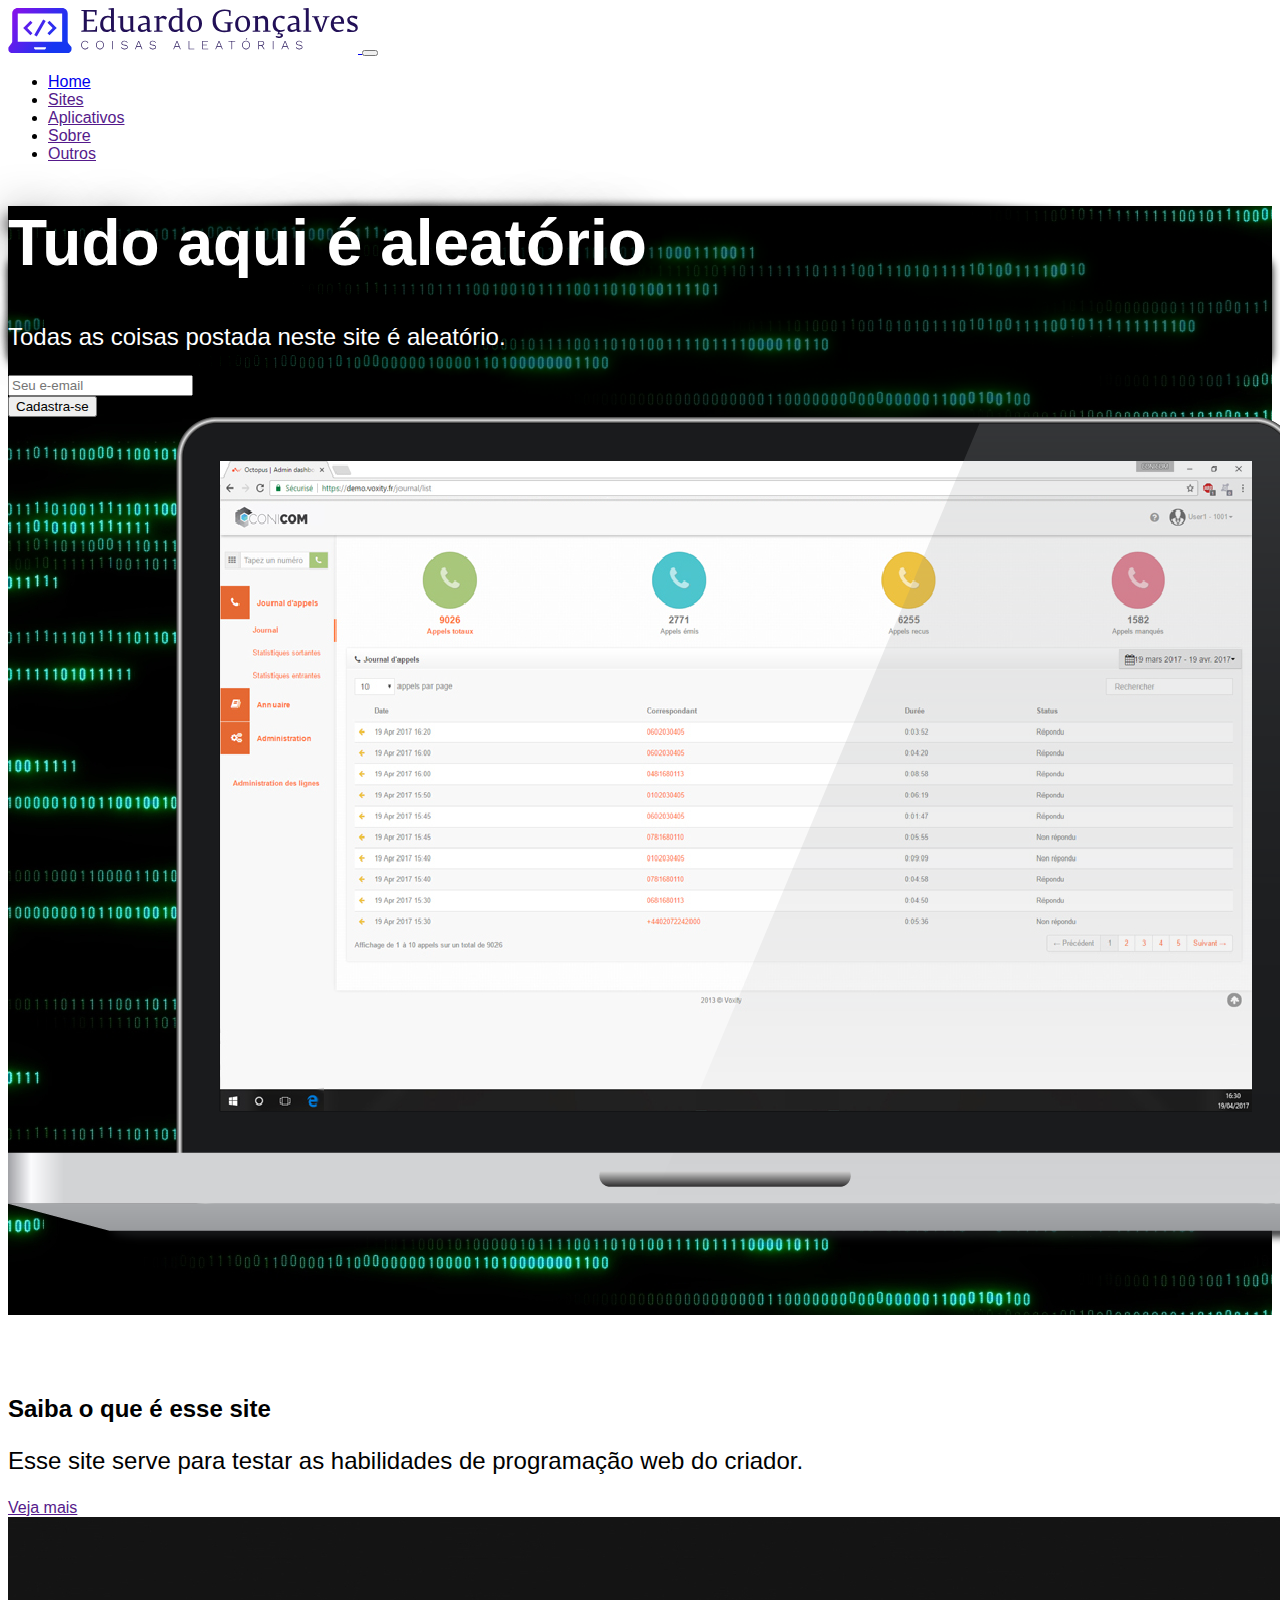
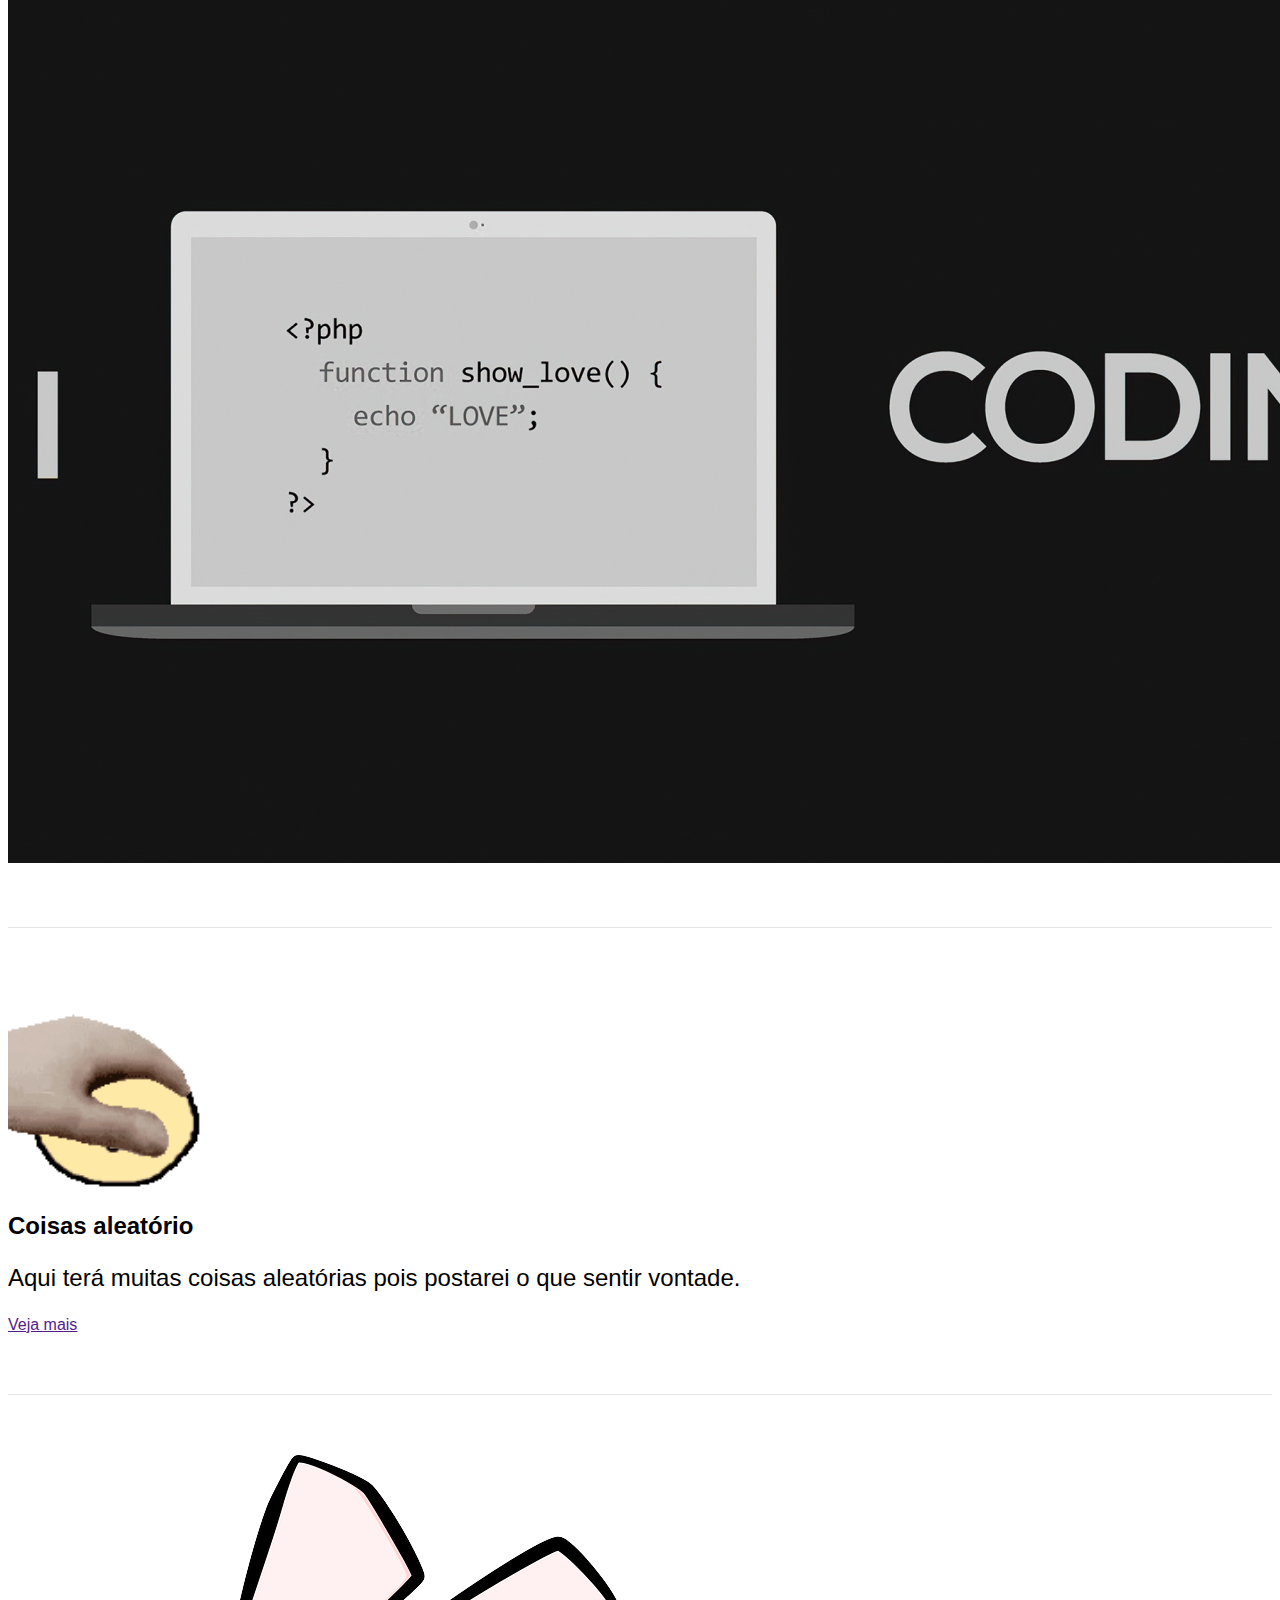
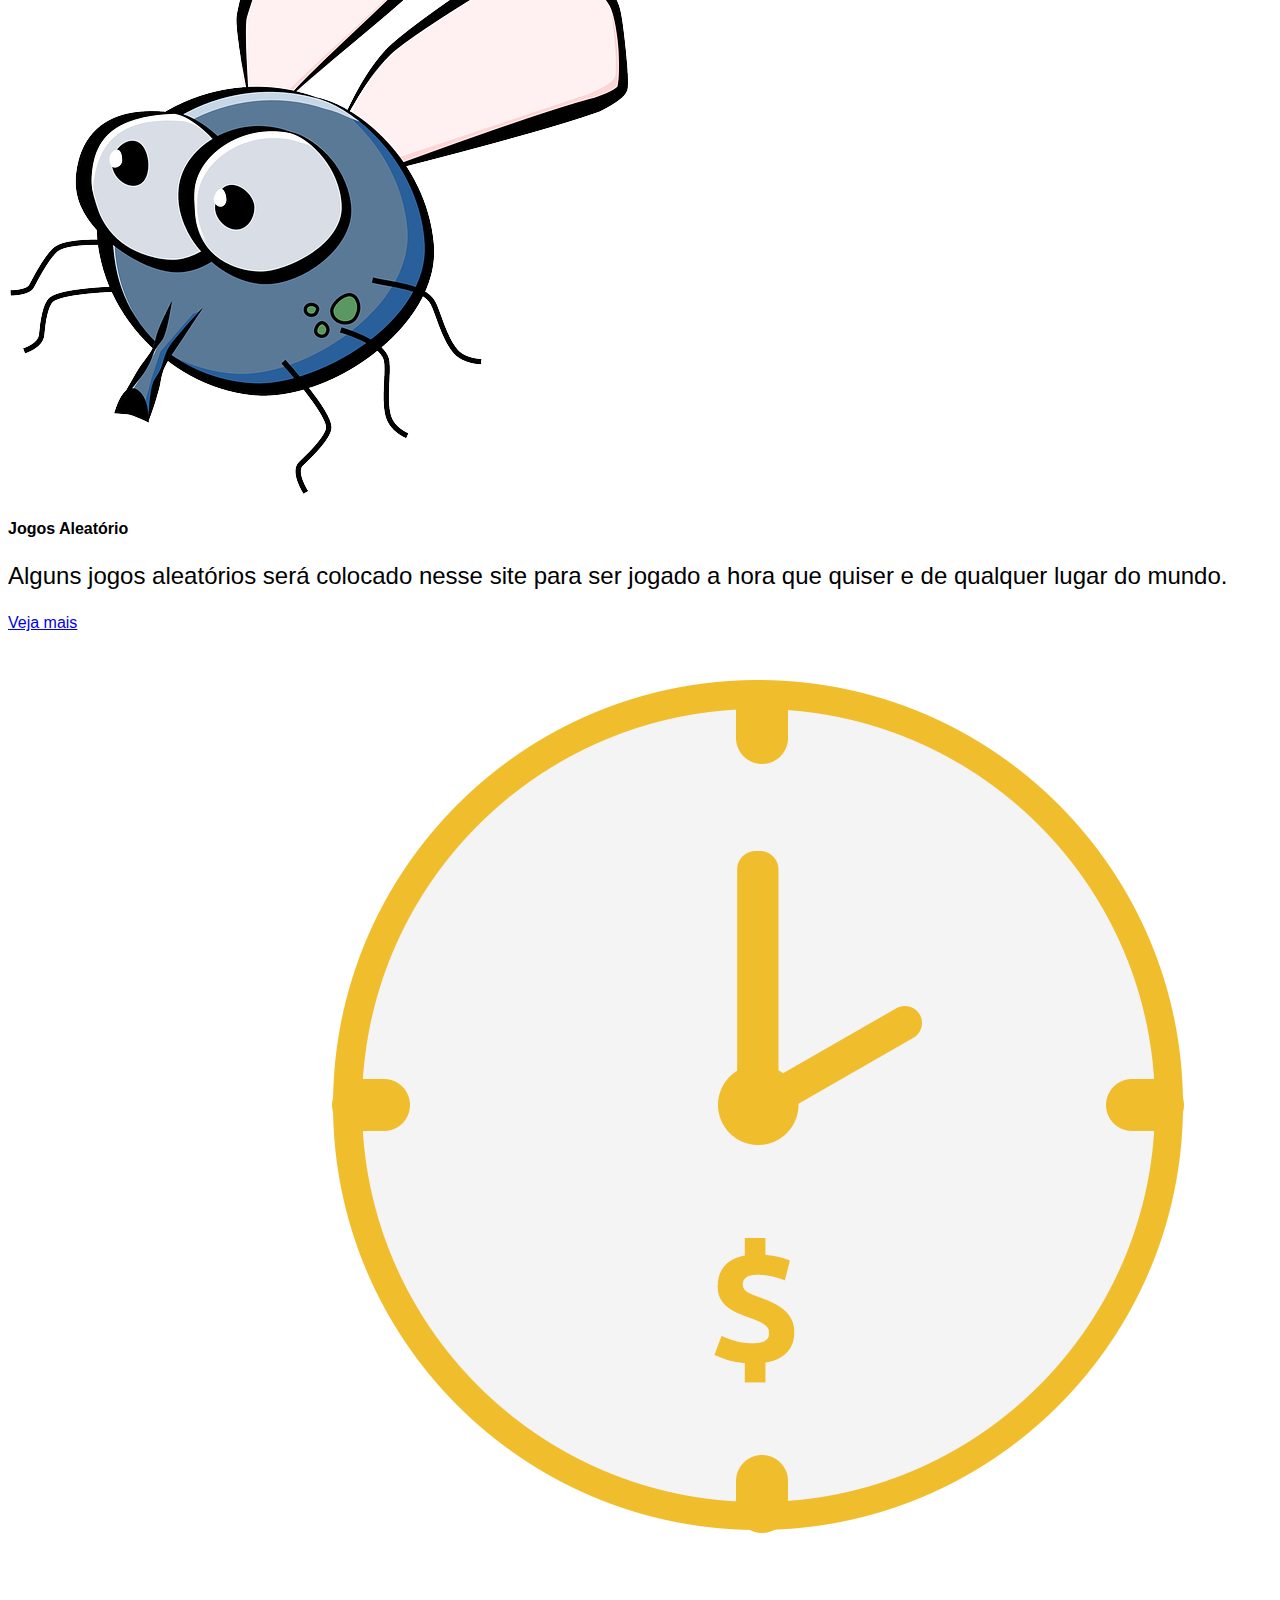
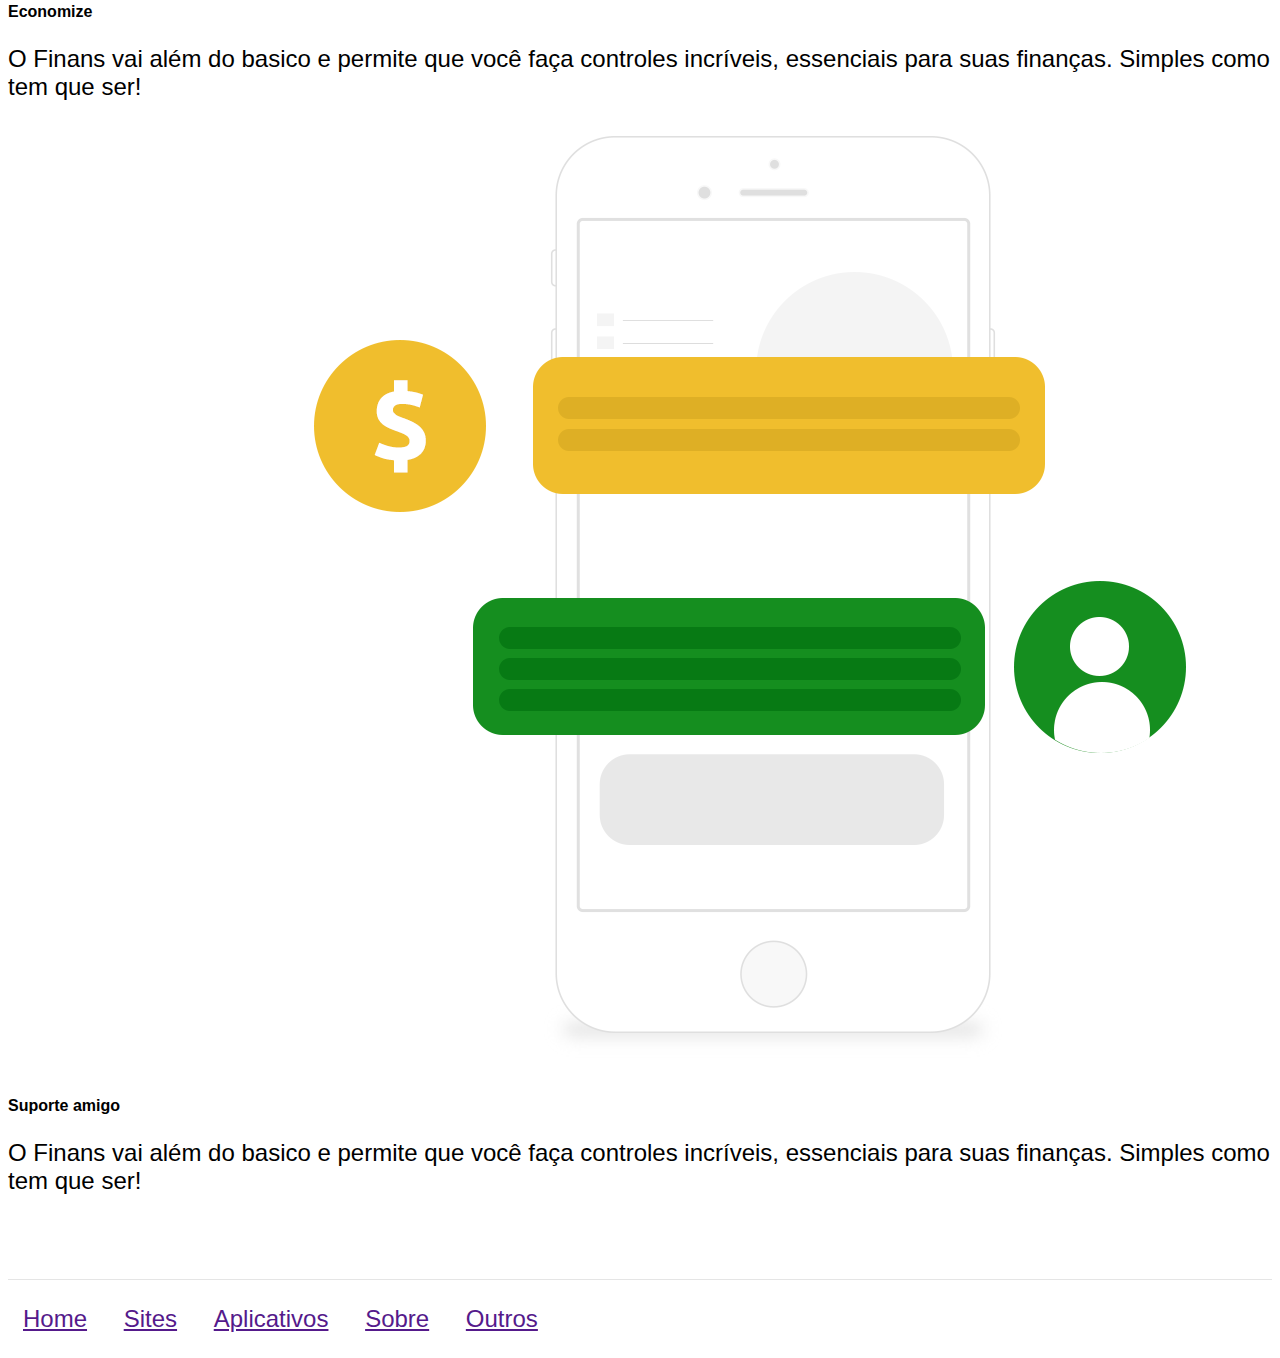
<file: index.html>
<!DOCTYPE html>
<html lang="pt-br">
  <head>
    <!-- Meta tags Obrigatórias -->
    <meta charset="utf-8">
    <meta name="viewport" content="width=device-width, initial-scale=1, shrink-to-fit=no">

    <!-- Bootstrap CSS -->
    <link rel="stylesheet" href="https://stackpath.bootstrapcdn.com/bootstrap/4.1.3/css/bootstrap.min.css" integrity="sha384-MCw98/SFnGE8fJT3GXwEOngsV7Zt27NXFoaoApmYm81iuXoPkFOJwJ8ERdknLPMO" crossorigin="anonymous">

    <!-- Font Awesome -->
    <link rel="stylesheet" href="https://use.fontawesome.com/releases/v5.3.1/css/all.css" integrity="sha384-mzrmE5qonljUremFsqc01SB46JvROS7bZs3IO2EmfFsd15uHvIt+Y8vEf7N7fWAU" crossorigin="anonymous">

    <!-- Estilo customizado -->
    <link rel="stylesheet" type="text/css" href="css/estilo.css">

    <!-- Icone que fica na janela do navegador chamado de "favicon" -->
    <link rel="icon" href="img/computador.png">

    <title>Coisas Aleatórias</title>
  </head>
  <body>
    
    <!-- Cabeçalho -->
    <header>
      <!-- classe navbar só diz que é uma barra de navegação -->
      <!-- classe navbar-expand- <tamanho tela> navegação de expansão dependendo do tamanho da tela (xl, md e sm) -->
      <nav class="navbar navbar-expand-md navbar-light bg-light">
        <div class="container">
        <!-- Classe navbar-brand é uma formatação para logo -->
          <a href="#" class="navbar-brand">
            <img src="img/logo.svg" width="350" class="img-fluid">
          </a>

          <!--classe navbar-toggler-icon adiciona o icone de três traços -->
          <!--Atribudo data-toggle="collapse" para identificar que o botão quando precionado vai abrir a barra de navegação lá em baixo-->
          <!--Atribudo data-target define o que queremos abrir.data-target="#<ID que vai abrir>"-->
          <button class="navbar-toggler" data-toggle="collapse" data-target="#nav-principal">
            <span class="navbar-toggler-icon"></span>
          </button>

          <!-- classe collapse esconde os itens de navegação quando diminui a tela -->
          <!-- navbar-collapse formata a barra e quando clicado abre a barra de navegação em baixo -->
          <div class="collapse navbar-collapse" id="nav-principal">
            <!-- navbar-nav = cria uma barra de navegação -->
            <!-- ml-auto = adiciona uma margin na esquerda fazendo um alinhamento na direita -->
            <ul class="navbar-nav ml-auto">
              <!-- nav-item = Diz que é os itens da navbar -->
              <li class="nav-item">
                <!-- nav-link = diz que é um link da navbar -->
                <a href="index.html" class="nav-link">Home</a>
              </li>
              <li class="nav-item">
                <!-- nav-link = diz que é um link da navbar -->
                <a href="" class="nav-link">Sites</a>
              </li>
              <li class="nav-item">
                <!-- nav-link = diz que é um link da navbar -->
                <a href="" class="nav-link">Aplicativos</a>
              </li>
              <li class="nav-item">
                <!-- nav-link = diz que é um link da navbar -->
                <a href="" class="nav-link">Sobre</a>
              </li>
              <li class="nav-item">
                <!-- nav-link = diz que é um link da navbar -->
                <a href="" class="nav-link">Outros</a>
              </li>
            </ul>
          </div>
        </div> 
      </nav>
    </header> <!-- Fim cabeçalho -->

    <!-- seção home -->
    <section id="home">
      <div class="container">
        <!-- classe row para adicionar sistela de grid (colunas) -->
        <div class="row">
          <!-- col-<tamanho (midia device)>-<numero de coluna> = indica que ele vai ocupar nº colunas quando estiver com sm: ≥576px, md: ≥768px, lg: ≥992px ou xl: ≥1200px -->

          <!-- d-flex = converte a div em um container flexbox -->
          <div class="col-md-6 d-flex my-4"> <!-- Textos da seção -->
            <!-- align-self-center = deixa alinhado os conteudos no centro -->
            <div class="align-self-center desfoque mt-2">
              <!-- classe display deixa um maior destaque do que a classe h1 -->
              <h1>Tudo aqui é aleatório</h1>
              <p>
                Todas as coisas postada neste site é aleatório.
              </p>

              <!-- Local de um formulario -->
              <!-- mg-4 = adiciona uma margin top de nivel 4 -->
              <form class="mt-4 mb-4">
                <!-- input-group = agrupa os elementos de input -->
                <!-- input-group-lg = deixa maior por causa do lg -->
                <div class="input-group input-group-lg">
                  <!-- form-control = para fazer a formatação da amaioria dos componentes do formulario-->
                  <input type="text" placeholder="Seu e-email" class="form-control">

                  <!-- input-group-append = deixa algo escrito depois do input-->
                  <div class="input-group-append">
                    <button type="button" class="btn btn-primary">Cadastra-se</button>
                  </div>
                </div>
              </form>

            </div>
          </div> <!-- Fim textos da seção -->

          <!-- d-none = retira a imagem -->
          <!-- d-md-block = Quando for uma tela md, é utilizado a imagem em formato block -->
          <div class="col-md-6 d-none d-md-block mt-5">
            <img src="img/capa.png" class="img-fluid">
          </div>
        </div>
      </div>
    </section><!-- Fim seção home -->

    <section class="caixa"><!-- Inicio seção saiba -->
      <div class="container">
        <div class="row">
          <!-- Vai ocupar na tela md para cima 6 colunas -->
          <div class="col-md-6 d-flex">
            <div class="align-self-center">
              <h2>Saiba o que é esse site</h2>
              <p>
                Esse site serve para testar as habilidades de programação web do criador.
              </p>
              <a href="" class="btn btn-primary">Veja mais</a>
            </div>
          </div>
          <div class="col-md-6 mu-1 mt-4">
            <!-- No bootstrap é bom usar uma imagem grande e depois usar uma classe responsivo -->
            <img src="img/code.jpg" class="img-fluid">
          </div>    
        </div>
      </div>
    </section><!-- Fim seção saiba -->

    <section class="caixa"><!-- Inicio seção juros -->
      <div class="container">
        <div class="row">
          <div class="col-md-6">
            <!-- No bootstrap é bom usar uma imagem grande e depois usar uma classe responsivo -->
            <img src="img/gif.gif" class="img-fluid" width="200">
          </div>
          <!-- Vai ocupar na tela md para cima 6 colunas -->
          <div class=" mt-4 col-md-6 d-flex">
            <div class="align-self-center">
              <h2>Coisas aleatório</h2>
              <p>
                Aqui terá muitas coisas aleatórias pois postarei o que sentir vontade.
              </p>
              <a href="" class="btn btn-primary">Veja mais</a>
            </div>
          </div>    
        </div>
      </div>
    </section><!-- Fim seção juros -->

    <section class="caixa"><!-- Inicio seção recursos -->
      <div class="container">
        <div class="row">
          <div class="col-md-4">
            <img src="mata_mosquito/imagens/mosquito.png" class="mb-4 img-fluid">
            <h4>Jogos Aleatório</h4>
            <p>
              Alguns jogos aleatórios será colocado nesse site para ser jogado a hora que quiser e de qualquer lugar do mundo.
            </p>
            <a href="mata_mosquito/mata_mosquito.html" class="btn btn-primary">Veja mais</a>
          </div>
          <div class="col-md-4">
            <img src="img/economize.png" class="img-fluid">
            <h4>Economize</h4>
            <p>
              O Finans vai além do basico e permite que você faça controles incríveis, essenciais para suas finanças. Simples como tem que ser!
            </p>
          </div>
          <div class="col-md-4">
            <img src="img/suporte.png" class="img-fluid">
            <h4>Suporte amigo</h4>
            <p>
              O Finans vai além do basico e permite que você faça controles incríveis, essenciais para suas finanças. Simples como tem que ser!
            </p>
          </div>
        </div>
      </div>
    </section><!-- Fim seção resursos -->

    <!-- Rodapé -->
    <footer>
      <div class="container">
        <div class="row">
          <div class="col-md-8 justify-content-md-end justify-content-center">
            <p>
              <a href="">Home</a>
              <a href="">Sites</a>
              <a href="">Aplicativos</a>
              <a href="">Sobre</a>
              <a href="">Outros</a>
            </p>
          </div>
          <!-- d-flex = converte para um container flexbox -->
          <!-- justify-content-end = alinha a direita -->
          <div class="d-flex col-md-4  justify-content-md-end justify-content-center">
            <a href="https://www.facebook.com/profile.php?id=100003276924397" class="btn btn-outline-dark ml-2">
              <i class="fab fa-facebook fab-lg"></i>
            </a>

            <a href="https://twitter.com/Edu_G_Silva" class="btn btn-outline-dark ml-2">
              <i class="fab fa-twitter fab-lg"></i>
            </a>

            <a href="https://www.instagram.com/edu_gon_silva/" class="btn btn-outline-dark ml-2">
              <i class="fab fa-instagram fab-lg"></i>
            </a>

            <a href="https://www.youtube.com/channel/UCqQPtmiVCX4bDb6HFwHibyw" class="btn btn-outline-dark ml-2">
              <i class="fab fa-youtube fab-lg"></i>
            </a>
          </div>
        </div>
      </div>
    </footer>

    <!-- JavaScript (Opcional) -->
    <!-- jQuery primeiro, depois Popper.js, depois Bootstrap JS -->
    <script src="https://code.jquery.com/jquery-3.3.1.slim.min.js" integrity="sha384-q8i/X+965DzO0rT7abK41JStQIAqVgRVzpbzo5smXKp4YfRvH+8abtTE1Pi6jizo" crossorigin="anonymous"></script>
    <script src="https://cdnjs.cloudflare.com/ajax/libs/popper.js/1.14.3/umd/popper.min.js" integrity="sha384-ZMP7rVo3mIykV+2+9J3UJ46jBk0WLaUAdn689aCwoqbBJiSnjAK/l8WvCWPIPm49" crossorigin="anonymous"></script>
    <script src="https://stackpath.bootstrapcdn.com/bootstrap/4.1.3/js/bootstrap.min.js" integrity="sha384-ChfqqxuZUCnJSK3+MXmPNIyE6ZbWh2IMqE241rYiqJxyMiZ6OW/JmZQ5stwEULTy" crossorigin="anonymous"></script>
  </body>
</html>
</file>
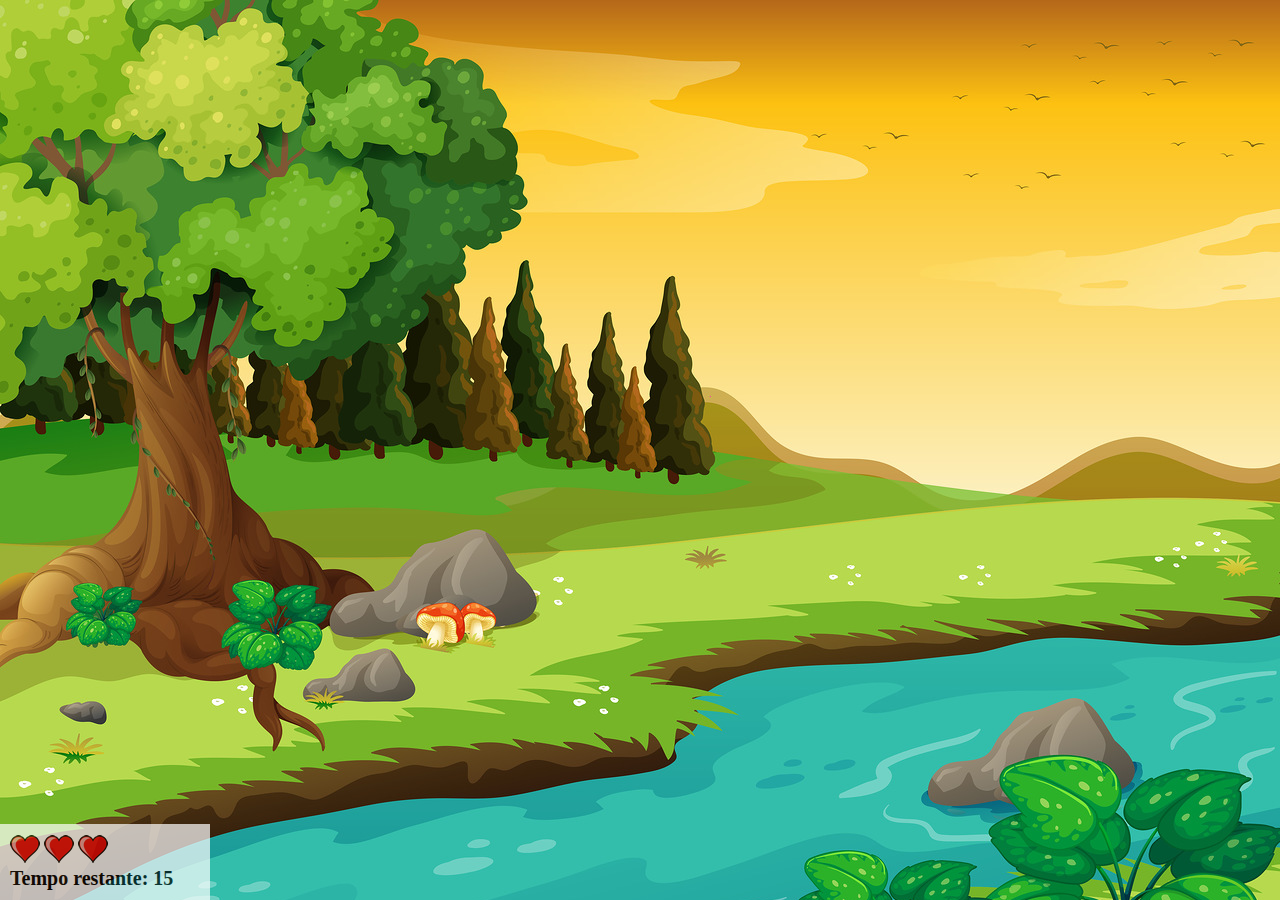
<file: mata_mosquito/app.html>
<!DOCTYPE html>
<html>
	<head>
		<meta charset="utf-8">
		<meta name="viewport" content="width=device-width, initial-scale=1">
		<title>Mata Mosquito</title>

		<!-- Icone que fica na janela do navegador chamado de "favicon" -->
    	<link rel="icon" href="imagens/mosquito.png">

		<link rel="stylesheet" type="text/css" href="estilo.css">
		<script type="text/javascript" src="jogo.js"></script>
	</head>

	<!-- onresize = acontece um evento toda vez que a tela é redimencionada -->
	<body onresize="ajustaTamanhoPalcoJogo()">
		<div class="painel">
			<!-- Mostra as vidas-->
			<div class="vidas">
				<img id="v1" src="imagens/coracao_cheio.png">
				<img id="v2" src="imagens/coracao_cheio.png">
				<img id="v3" src="imagens/coracao_cheio.png">
			</div>

			<!-- Mostra o tempo para acabar-->
			<div class="cronometro">
				Tempo restante: <span id="cronometro"></span>
			</div>
		</div>
		<script type="text/javascript">
			document.getElementById('cronometro').innerHTML = tempo
			//Classe que executa a cada um tempo uma função
			// setInterval(<acao>,1000)
			//tempo em milisegundos
			var criaMosquito = setInterval(function(){
				posicaoRandomica()
			},criaMosquitoTempo)

		</script>

		<!-- JavaScript (Opcional) -->
    	<!-- jQuery primeiro, depois Popper.js, depois Bootstrap JS -->
    	<script src="https://code.jquery.com/jquery-3.3.1.slim.min.js" integrity="sha384-q8i/X+965DzO0rT7abK41JStQIAqVgRVzpbzo5smXKp4YfRvH+8abtTE1Pi6jizo" crossorigin="anonymous"></script>
    	<script src="https://cdnjs.cloudflare.com/ajax/libs/popper.js/1.14.3/umd/popper.min.js" integrity="sha384-ZMP7rVo3mIykV+2+9J3UJ46jBk0WLaUAdn689aCwoqbBJiSnjAK/l8WvCWPIPm49" crossorigin="anonymous"></script>
    	<script src="https://stackpath.bootstrapcdn.com/bootstrap/4.1.3/js/bootstrap.min.js" integrity="sha384-ChfqqxuZUCnJSK3+MXmPNIyE6ZbWh2IMqE241rYiqJxyMiZ6OW/JmZQ5stwEULTy" crossorigin="anonymous"></script>
	</body>

</html>
</file>
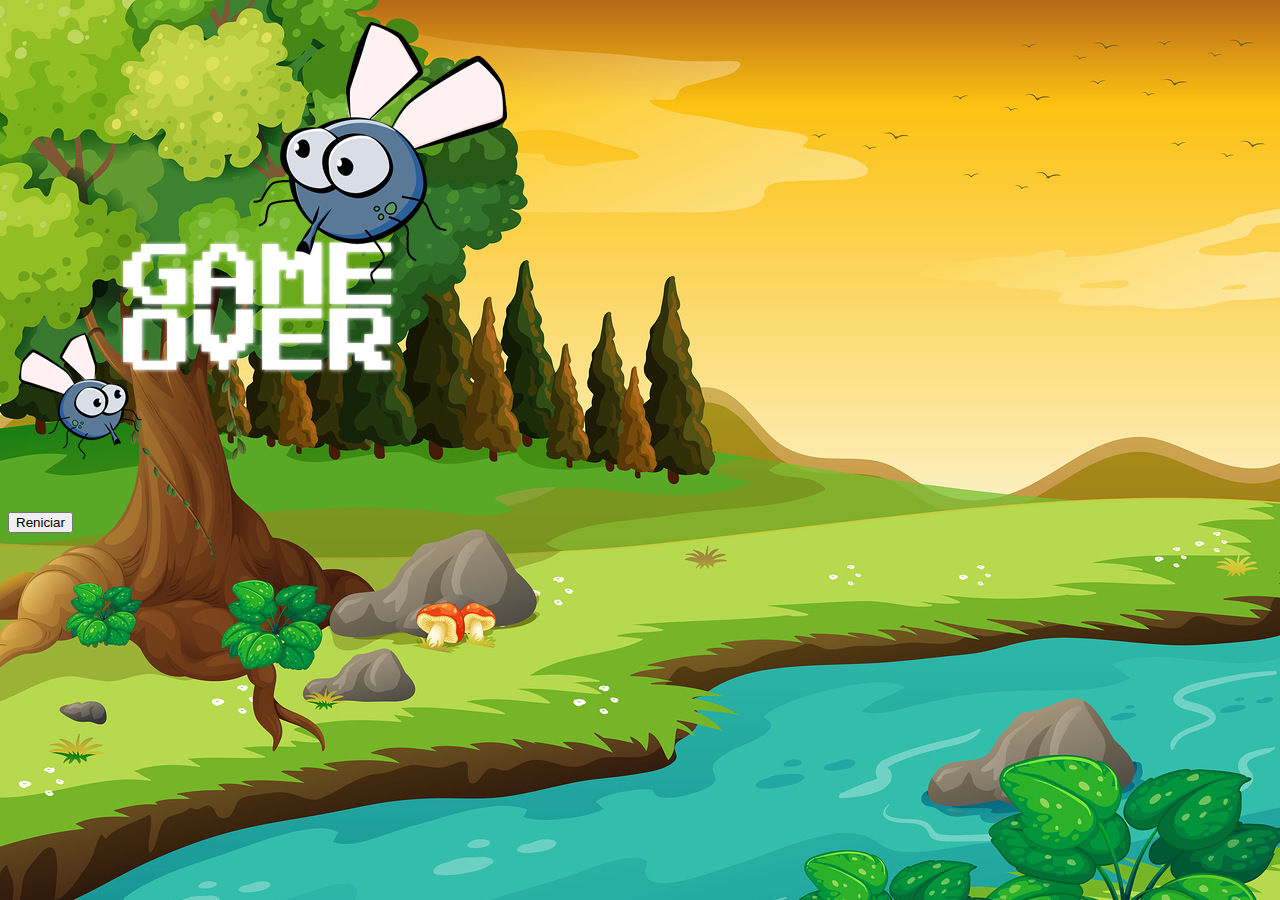
<file: mata_mosquito/fim_de_jogo.html>
<!DOCTYPE html>
<html>
	<head>
		<meta charset="utf-8">
		<meta name="viewport" content="width=device-width, initial-scale=1">
		<title>Fim de Jogo</title>

		<!-- Bootstrap -->
		<link rel="stylesheet" href="https://stackpath.bootstrapcdn.com/bootstrap/4.1.3/css/bootstrap.min.css" integrity="sha384-MCw98/SFnGE8fJT3GXwEOngsV7Zt27NXFoaoApmYm81iuXoPkFOJwJ8ERdknLPMO" crossorigin="anonymous">

		<!-- Icone que fica na janela do navegador chamado de "favicon" -->
    	<link rel="icon" href="imagens/mosquito.png">

		<link rel="stylesheet" type="text/css" href="estilo.css">
	</head>

	<body>

		<div class="container">
			<!-- Imagem de Game Over -->
			<div class="row">
				<div class="col">
					<div class="d-flex justify-content-center">
						<img src="imagens/game_over.png">
					</div>
				</div>
			</div>

			<!-- Botão para reiniciar o jogo -->
			<div class="row">
				<div class="col">
					<div class="d-flex justify-content-center">
						<button type="button" class="btn btn-dark btn-lg" onclick="window.location.href = 'mata_mosquito.html'">Reniciar</button>
					</div>
				</div>
			</div>
			
		</div>

		<!-- JavaScript (Opcional) -->
	    <!-- jQuery primeiro, depois Popper.js, depois Bootstrap JS -->
	    <script src="https://code.jquery.com/jquery-3.3.1.slim.min.js" integrity="sha384-q8i/X+965DzO0rT7abK41JStQIAqVgRVzpbzo5smXKp4YfRvH+8abtTE1Pi6jizo" crossorigin="anonymous"></script>
	    <script src="https://cdnjs.cloudflare.com/ajax/libs/popper.js/1.14.3/umd/popper.min.js" integrity="sha384-ZMP7rVo3mIykV+2+9J3UJ46jBk0WLaUAdn689aCwoqbBJiSnjAK/l8WvCWPIPm49" crossorigin="anonymous"></script>
	    <script src="https://stackpath.bootstrapcdn.com/bootstrap/4.1.3/js/bootstrap.min.js" integrity="sha384-ChfqqxuZUCnJSK3+MXmPNIyE6ZbWh2IMqE241rYiqJxyMiZ6OW/JmZQ5stwEULTy" crossorigin="anonymous"></script>
	</body>
</html>
</file>
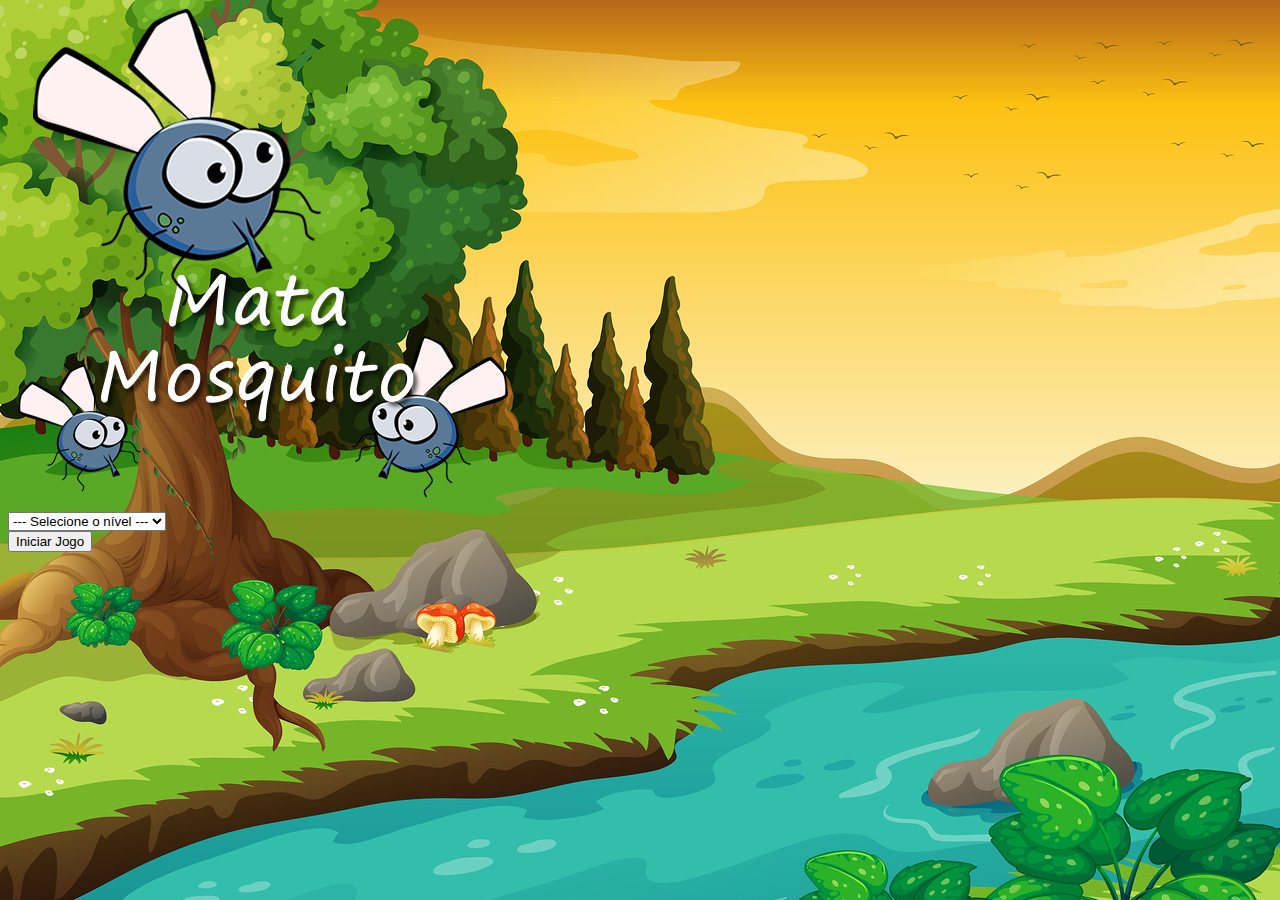
<file: mata_mosquito/mata_mosquito.html>
<!DOCTYPE html>
<html>
	<head>
		<meta charset="utf-8">
		<meta name="viewport" content="width=device-width, initial-scale=1">
		<title>Mata Mosquito</title>

		<!-- Bootstrap -->
		<link rel="stylesheet" href="https://stackpath.bootstrapcdn.com/bootstrap/4.1.3/css/bootstrap.min.css" integrity="sha384-MCw98/SFnGE8fJT3GXwEOngsV7Zt27NXFoaoApmYm81iuXoPkFOJwJ8ERdknLPMO" crossorigin="anonymous">

		<!-- Icone que fica na janela do navegador chamado de "favicon" -->
    	<link rel="icon" href="imagens/mosquito.png">

		<link rel="stylesheet" type="text/css" href="estilo.css">

		<script type="text/javascript">

			function iniciarJogo(){
				var nivel = document.getElementById('nivel').value

				if (nivel === ''){
					alert('Selecione um nivel para iniciar o jogo')
					return false
				}
				//Para juntar o nivel junto do endereço do navegador
				window.location.href = "app.html?" + nivel
			}	

		</script>
	</head>

	<body>

		<div class="container">
			<!-- Imagem de Game Over -->
			<div class="row">
				<div class="col">
					<div class="d-flex justify-content-center">
						<img src="imagens/game.png">
					</div>
				</div>
			</div>

			<div class="row">
				<div class="col">
					<div class="d-flex justify-content-center">
						<div class="mb-2">
							<select class="form-control" id="nivel">
								<option value="">--- Selecione o nível ---</option>
								<option value="facil">Facil</option>
								<option value="normal">Normal</option>
								<option value="dificil">Difícil</option>
								<option value="muitodificil">Muito Difícil</option>
							</select>
						</div>
						
					</div>
				</div>
			</div>

			<!-- Botão para iniciar o jogo -->
			<div class="row">
				<div class="col">
					<div class="d-flex justify-content-center">
						<button type="button" class="btn btn-danger btn-lg" onclick="iniciarJogo()">Iniciar Jogo</button>
					</div>
				</div>
			</div>
			
		</div>

		<!-- JavaScript (Opcional) -->
	    <!-- jQuery primeiro, depois Popper.js, depois Bootstrap JS -->
	    <script src="https://code.jquery.com/jquery-3.3.1.slim.min.js" integrity="sha384-q8i/X+965DzO0rT7abK41JStQIAqVgRVzpbzo5smXKp4YfRvH+8abtTE1Pi6jizo" crossorigin="anonymous"></script>
	    <script src="https://cdnjs.cloudflare.com/ajax/libs/popper.js/1.14.3/umd/popper.min.js" integrity="sha384-ZMP7rVo3mIykV+2+9J3UJ46jBk0WLaUAdn689aCwoqbBJiSnjAK/l8WvCWPIPm49" crossorigin="anonymous"></script>
	    <script src="https://stackpath.bootstrapcdn.com/bootstrap/4.1.3/js/bootstrap.min.js" integrity="sha384-ChfqqxuZUCnJSK3+MXmPNIyE6ZbWh2IMqE241rYiqJxyMiZ6OW/JmZQ5stwEULTy" crossorigin="anonymous"></script>

	</body>
</html>
</file>
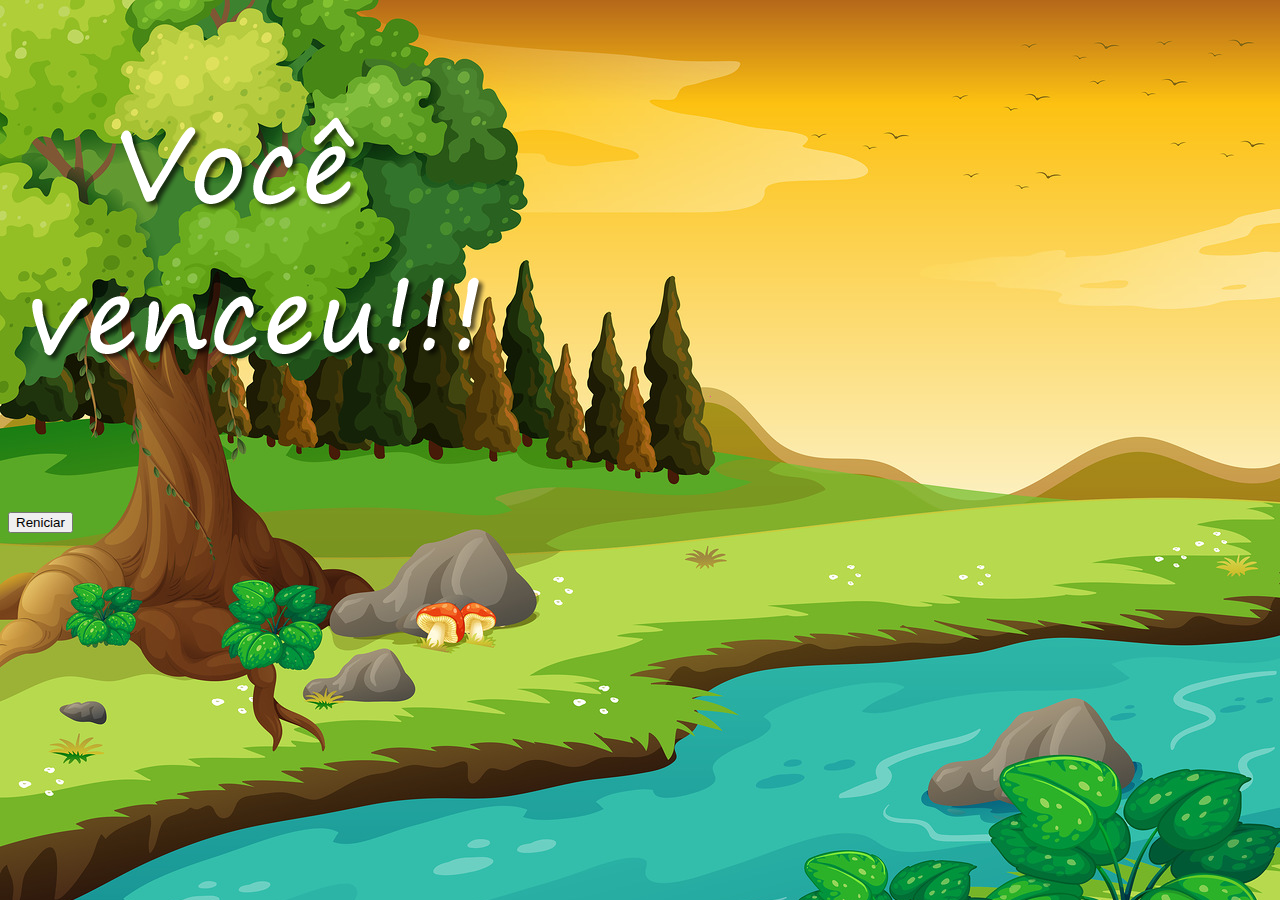
<file: mata_mosquito/vitoria.html>
<!DOCTYPE html>
<html>
	<head>
		<meta charset="utf-8">
		<meta name="viewport" content="width=device-width, initial-scale=1">
		<title>Vitória</title>

		<!-- Bootstrap -->
		<link rel="stylesheet" href="https://stackpath.bootstrapcdn.com/bootstrap/4.1.3/css/bootstrap.min.css" integrity="sha384-MCw98/SFnGE8fJT3GXwEOngsV7Zt27NXFoaoApmYm81iuXoPkFOJwJ8ERdknLPMO" crossorigin="anonymous">

		<!-- Icone que fica na janela do navegador chamado de "favicon" -->
    	<link rel="icon" href="imagens/mosquito.png">

		<link rel="stylesheet" type="text/css" href="estilo.css">
	</head>

	<body>

		<div class="container">
			<!-- Imagem de Game Over -->
			<div class="row">
				<div class="col">
					<div class="d-flex justify-content-center">
						<img src="imagens/vitoria.png">
					</div>
				</div>
			</div>

			<!-- Botão para reiniciar o jogo -->
			<div class="row">
				<div class="col">
					<div class="d-flex justify-content-center">
						<button type="button" class="btn btn-dark btn-lg" onclick="window.location.href = 'mata_mosquito.html'">Reniciar</button>
					</div>
				</div>
			</div>
			
		</div>

		<!-- JavaScript (Opcional) -->
	    <!-- jQuery primeiro, depois Popper.js, depois Bootstrap JS -->
	    <script src="https://code.jquery.com/jquery-3.3.1.slim.min.js" integrity="sha384-q8i/X+965DzO0rT7abK41JStQIAqVgRVzpbzo5smXKp4YfRvH+8abtTE1Pi6jizo" crossorigin="anonymous"></script>
	    <script src="https://cdnjs.cloudflare.com/ajax/libs/popper.js/1.14.3/umd/popper.min.js" integrity="sha384-ZMP7rVo3mIykV+2+9J3UJ46jBk0WLaUAdn689aCwoqbBJiSnjAK/l8WvCWPIPm49" crossorigin="anonymous"></script>
	    <script src="https://stackpath.bootstrapcdn.com/bootstrap/4.1.3/js/bootstrap.min.js" integrity="sha384-ChfqqxuZUCnJSK3+MXmPNIyE6ZbWh2IMqE241rYiqJxyMiZ6OW/JmZQ5stwEULTy" crossorigin="anonymous"></script>
	</body>
</html>
</file>
<file: css/estilo.css>
body{
	font-family: Helvetica, Arial,sans-serif;
	overflow-x: hidden; /*tira a barra de rolagem horizontal*/
}

#home{
	background: url(../img/fundo.jpg) repeat;
	text-shadow: 1px 1px 50px black, 0 0 1em black, 0 0 1em black;
	color: white;
}

.desfoque{
	background: rgba(0, 0, 0, 0.5);
	-webkit-border-radius: 30%; /*Arredonda os cantos usando prefix no Chrome e Safari*/
	-moz-border-radius: 30%; /*Arredonda os cantos usando prefix no Firefox*/
	border-radius: 30%; /*Arredonda os cantos usado para outros de versões mais novas de navegadores*/

	-webkit-box-shadow: 0 0 0.5em black; /*sombras de caixa usando prefix no Chrome e Safari*/
	-moz-box-shadow: 0 0 0.5em black; /*sobras de caixa usando prefix no Firefox*/
	box-shadow: 0 0 0.5em black; /*sobras de caixa usado para outros de versões mais novas de navegadores*/
}

.caixa{
	padding: 60px 0px;
	border-bottom: 1px solid #e5e5e5;
}

footer{
	margin: 25px 0px;
}

p a{
	margin: 5px 15px;
}

/* media queries
/* Extra small devices (portrait phones, less than 576px)*/
@media (max-width: 575.98px){
	h1{
		/* Como converter "pixel" em "em": site: https://www.w3schools.com/tags/ref_pxtoemconversion.asp */
		font-size: 2em;
	}

	p{
		font-size: 1.1em;
	}
}

/*Small devices (landscape phones, 576px and up)*/
@media (min-width: 576px) and (max-width: 767.98px) {
	h1{
		/* Como converter "pixel" em "em": site: https://www.w3schools.com/tags/ref_pxtoemconversion.asp */
		font-size: 3em;
	}

	p{
		font-size: 1.1em;
	}
}

/*Medium devices (tablets, 768px and up) */
@media (min-width: 768px) and (max-width: 991.98px) {
	h1{
		/* Como converter "pixel" em "em": site: https://www.w3schools.com/tags/ref_pxtoemconversion.asp */
		font-size: 3em;
	}

	p{
		font-size: 1.1em;
	}
}

/*Large devices (desktops, 992px and up)*/
@media (min-width: 992px) and (max-width: 1199.98px) {
	h1{
		/* Como converter "pixel" em "em": site: https://www.w3schools.com/tags/ref_pxtoemconversion.asp */
		font-size: 3.5em;
	}

	p{
		font-size: 1.2em;
	}
}

/*Extra large devices (large desktops, 1200px and up)*/
@media (min-width: 1200px) {
	h1{
		/* Como converter "pixel" em "em": site: https://www.w3schools.com/tags/ref_pxtoemconversion.asp */
		font-size: 4em;
	}

	p{
		font-size: 1.5em;
	}
}
</file>
<file: mata_mosquito/estilo.css>
html{
	/*Muda o cursor do mouse*/
	cursor: url(imagens/mata_mosquito.png) 30 30, auto;
}

body{
	background-color: #b7d94e;
	background-image: url(imagens/bg.jpg);
	background-repeat: no-repeat;
}
.mosquito1{
	width: 50px;
	height: 50px;
}

.mosquito2{
	width: 70px;
	height: 70px;
}

.mosquito3{
	width: 90px;
	height: 90px;
}

.ladoA{
	/*Muda a posição da imagem, como se fosse o lado (Numero 1 é a imagem normal)*/
	transform: scaleX(1);
}

.ladoB{
	/* Muda a posição da imagem, como se fosse o lado (Numero 1 é a imagem normal) */
	/* Agora -1 inverte a imagem, muda o lado */
	transform: scaleX(-1);
}

.painel{
	position: absolute;
	width: 190px;
	padding: 10px;
	left: 0px;
	bottom: 0px; /*Fixa no anto inferior esquerdo*/
	border-top: solid 1px #fff;
	background-color: #fff;
	opacity: 0.7; /* Deixa transparente */
}

.vidas{
	float: left;
}

.cronometro{
	float: left;
	font-size: 20px;
	font-weight: bold; /*Texto Negrito*/
}

/* media queries
/* Extra small devices (portrait phones, less than 576px)*/
@media (max-width: 575.98px){
	
}

/*Small devices (landscape phones, 576px and up)*/
@media (min-width: 576px) and (max-width: 767.98px) {
	
}

/*Medium devices (tablets, 768px and up) */
@media (min-width: 768px) and (max-width: 991.98px) {
	
}

/*Large devices (desktops, 992px and up)*/
@media (min-width: 992px) and (max-width: 1199.98px) {
	
}

/*Extra large devices (large desktops, 1200px and up)*/
@media (min-width: 1200px) {
	body{
		background-size: 100%;
	}
}
</file>
